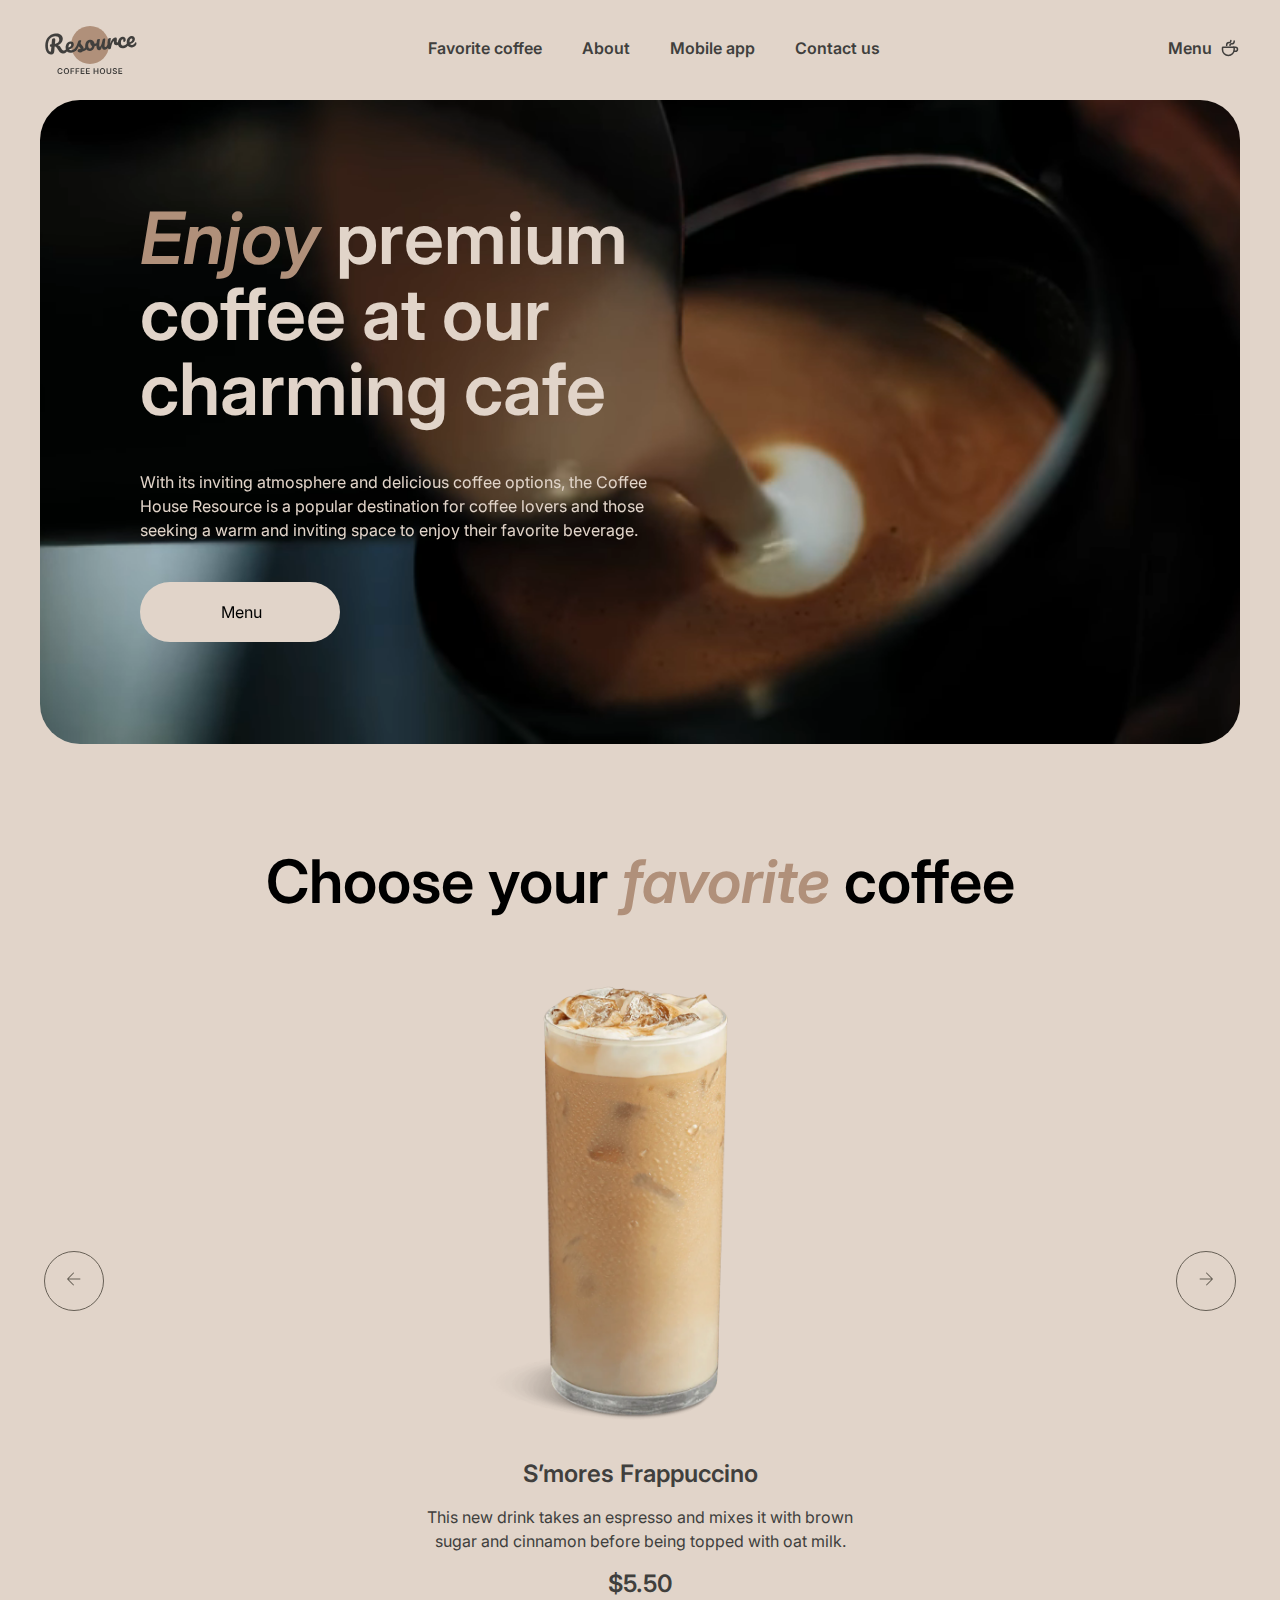
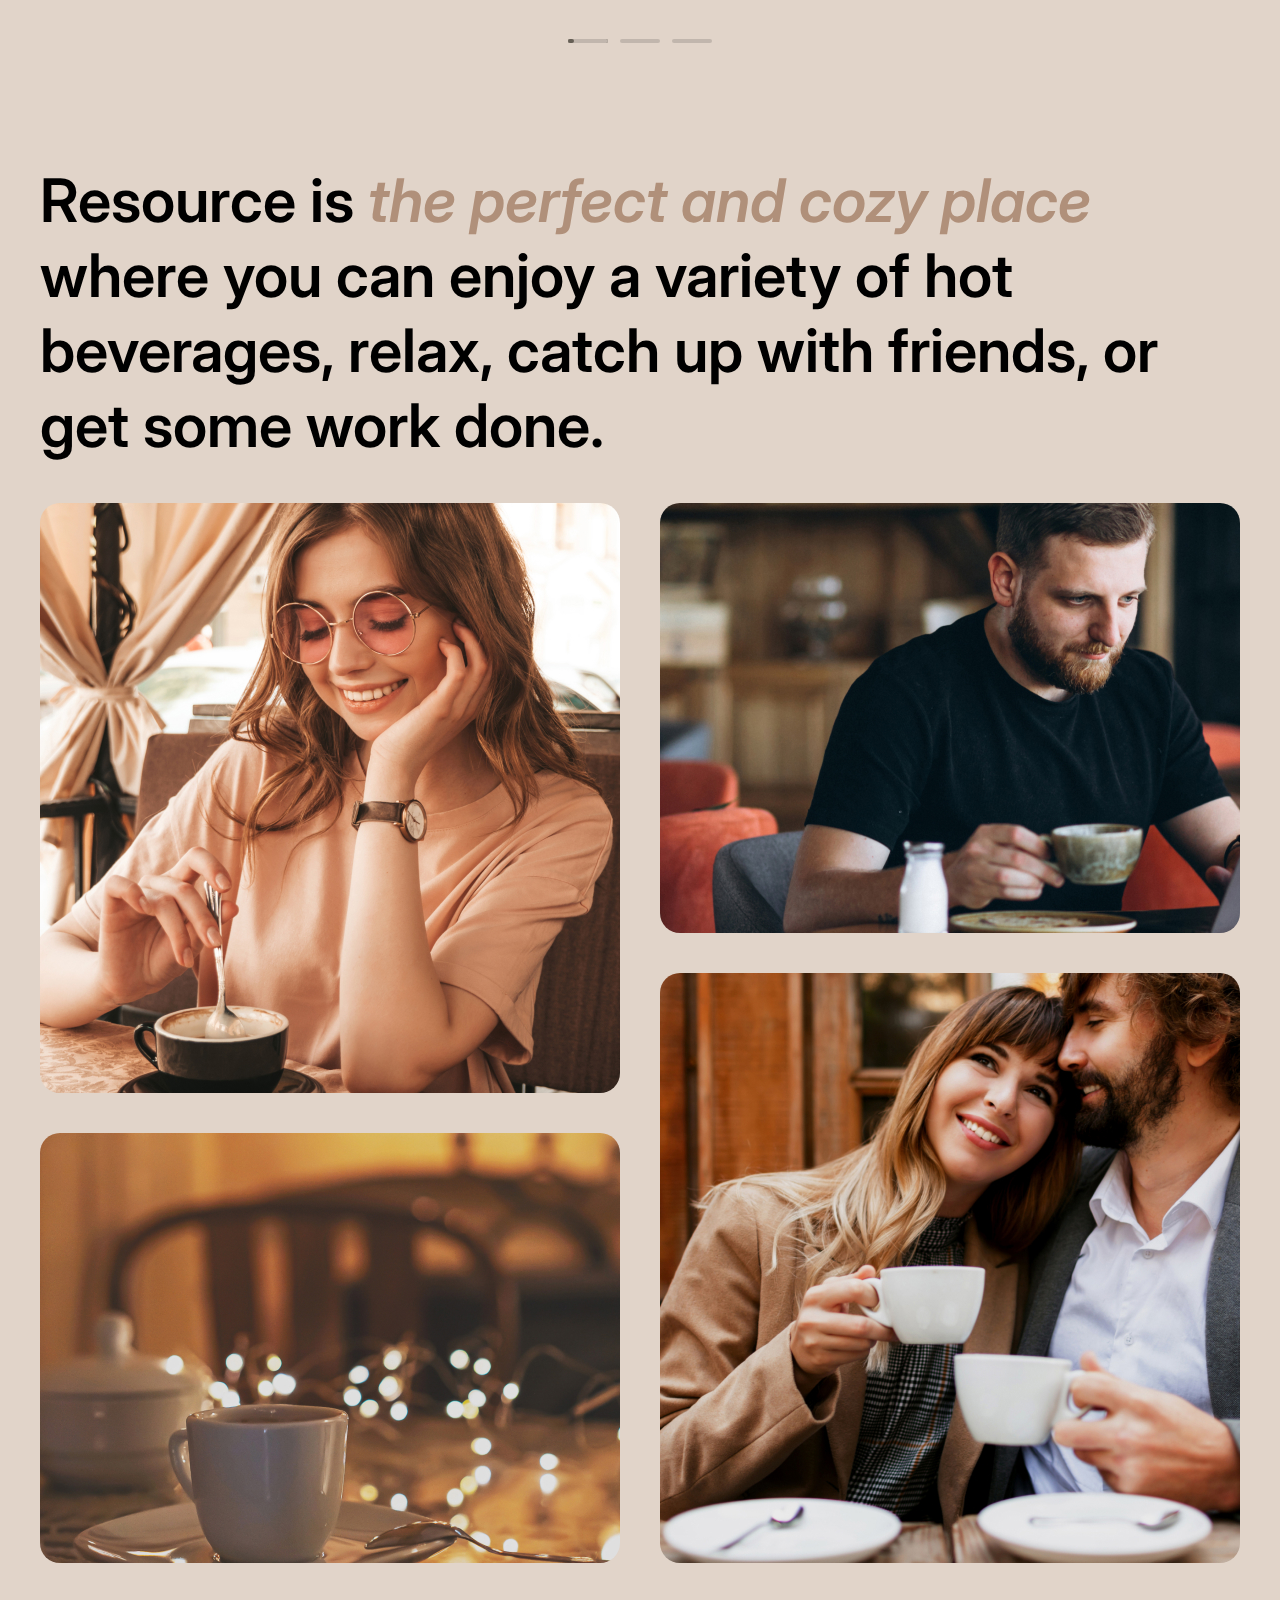
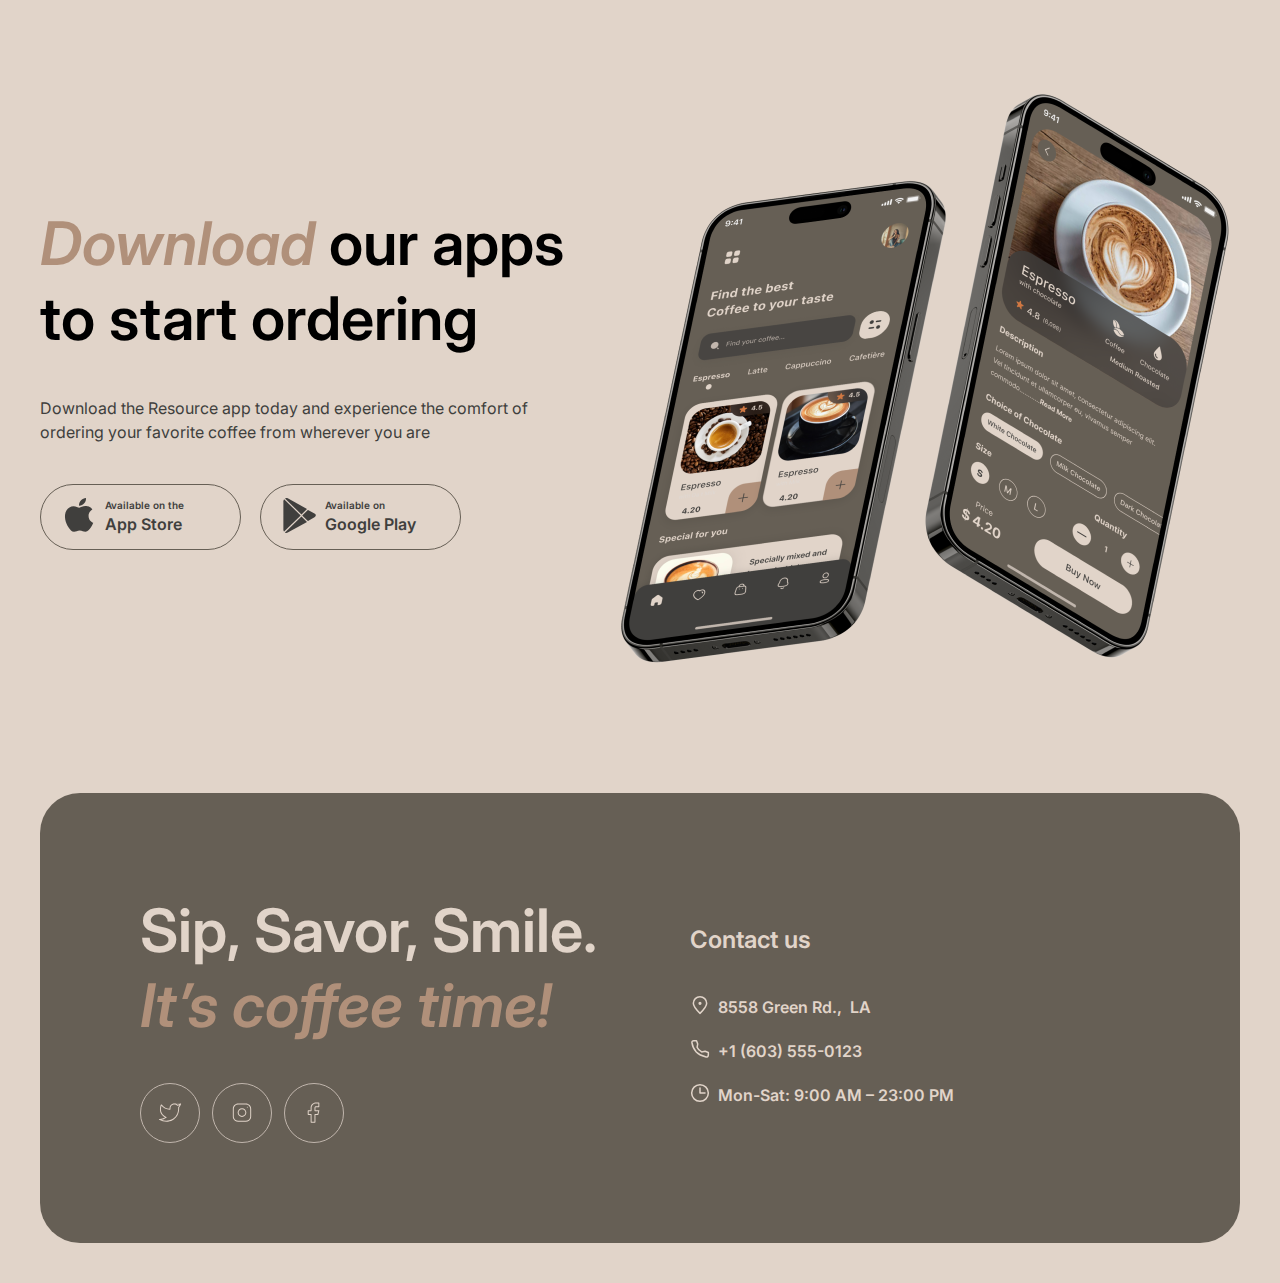
<file: index.html>
<!DOCTYPE html>
<html lang="en">
  <head>
    <meta charset="UTF-8" />
    <meta name="viewport" content="width=device-width, initial-scale=1.0" />
    <link rel="preconnect" href="https://fonts.googleapis.com" />
    <link rel="preconnect" href="https://fonts.gstatic.com" crossorigin />
    <link
      href="https://fonts.googleapis.com/css2?family=Inter:wght@400;600&display=swap"
      rel="stylesheet"
    />
    <link rel="icon" type="image/x-icon" href="./assets/icons/coffee-cup.svg" />
    <link rel="stylesheet" href="./css/normalize.css" />
    <link rel="stylesheet" href="./css/style.css" />
    <title>Coffee House</title>
  </head>
  <body>
    <div class="wrapper">
      <header class="header">
        <div class="header-container">
          <a href="#" class="header-logo"
            ><img class="header-logo-image" src="./assets/icons/logo.svg" alt="logo"
          /></a>
          <nav class="header-menu-container" id="navigation">
            <div class="header-menu-left">
              <ul class="header-menu-list">
                <li><a href="#favourite" class="header-menu-item">Favorite coffee</a></li>
                <li><a href="#about" class="header-menu-item">About</a></li>
                <li><a href="#mobile" class="header-menu-item">Mobile app</a></li>
                <li><a href="#footer" class="header-menu-item">Contact us</a></li>
              </ul>
            </div>

            <div class="header-menu-right">
              <a href="./menu/menu.html" class="header-menu-item">
                <span>Menu</span>
                <img src="./assets/icons/coffee-cup.svg" alt="cup" />
              </a>
            </div>
          </nav>
          <div class="header-burger">
            <button class="header-burger-icon" id="navigation-burger"></button>
          </div>
        </div>
      </header>

      <main class="main">
        <section class="hero">
          <div class="hero-container">
            <div class="hero-body">
              <div class="hero-content">
                <h1 class="hero-content-title">
                  <span>Enjoy</span> premium coffee at our charming cafe
                </h1>
                <p class="hero-content-description">
                  With its inviting atmosphere and delicious coffee options, the Coffee House
                  Resource is a popular destination for coffee lovers and those seeking a warm and
                  inviting space to enjoy their favorite beverage.
                </p>
                <a href="./menu/menu.html" class="hero-button">
                  <div class="hero-button-content">
                    <span>Menu</span>
                    <img
                      class="hero-button-cup"
                      src="./assets/icons/coffee-cup.svg"
                      alt="coffee-cup"
                    />
                  </div>
                </a>
              </div>
              <video
                class="hero-video"
                autoplay
                muted
                playsinline
                loop
                poster="./assets/img/img-hero.webp"
              >
                <source src="./assets/video/hero-video.webm" type="video/webm" />
              </video>
            </div>
          </div>
        </section>

        <section class="favourite" id="favourite">
          <div class="favourite-container">
            <h2 class="favourite-container-title">Choose your <span>favorite</span> coffee</h2>
            <div class="favourite-slider">
              <div class="favourite-slider-frame" id="sliderframe">
                <div class="favourite-slider-list" id="slider-slides-container">
                  <div class="favourite-slider-container">
                    <div class="favourite-slider-item slider-active">
                      <div class="favourite-slider-body">
                        <div class="favourite-image-container">
                          <img
                            class="favourite-image"
                            src="./assets/img/coffee-slider-1.png"
                            alt="coffee"
                          />
                        </div>
                        <h3 class="favourite-image-title">S’mores Frappuccino</h3>
                        <p class="favourite-image-description">
                          This new drink takes an espresso and mixes it with brown sugar and
                          cinnamon before being topped with oat milk.
                        </p>
                        <div class="favourite-image-price">$5.50</div>
                      </div>
                    </div>

                    <div class="favourite-slider-item">
                      <div class="favourite-slider-body">
                        <div class="favourite-image-container">
                          <img
                            class="favourite-image"
                            src="./assets/img/coffee-slider-2.png"
                            alt="coffee"
                          />
                        </div>
                        <h3 class="favourite-image-title">Caramel Macchiato</h3>
                        <p class="favourite-image-description">
                          Fragrant and unique classic espresso with rich caramel-peanut syrup, with
                          cream under whipped thick foam.
                        </p>
                        <div class="favourite-image-price">$5.00</div>
                      </div>
                    </div>

                    <div class="favourite-slider-item">
                      <div class="favourite-slider-body">
                        <div class="favourite-image-container">
                          <img
                            class="favourite-image"
                            src="./assets/img/coffee-slider-3.png"
                            alt="coffee"
                          />
                        </div>
                        <h3 class="favourite-image-title">Ice coffee</h3>
                        <p class="favourite-image-description">
                          A popular summer drink that tones and invigorates. Prepared from coffee,
                          milk and ice.
                        </p>
                        <div class="favourite-image-price">$4.50</div>
                      </div>
                    </div>
                  </div>
                </div>
              </div>

              <div class="slider-controls" id="slider-timers-container">
                <progress max="500" value="0" class="slider-control fill"></progress>
                <progress max="500" value="0" class="slider-control"></progress>
                <progress max="500" value="0" class="slider-control"></progress>
              </div>

              <div class="slider-button">
                <button class="slider-button-icon rotate180" id="slider-prev">
                  <span>
                    <svg
                      width="24"
                      height="24"
                      viewBox="0 0 24 24"
                      fill="#000000"
                      xmlns="http://www.w3.org/2000/svg"
                    >
                      <path
                        fill-rule="evenodd"
                        clip-rule="evenodd"
                        d="M12.1464 5.64645C11.9512 5.84171 11.9512 6.15829 12.1464 6.35355L17.2929 11.5H6C5.72386 11.5 5.5 11.7239 5.5 12C5.5 12.2761 5.72386 12.5 6 12.5H17.2929L12.1464 17.6464C11.9512 17.8417 11.9512 18.1583 12.1464 18.3536C12.3417 18.5488 12.6583 18.5488 12.8536 18.3536L18.8536 12.3536C19.0488 12.1583 19.0488 11.8417 18.8536 11.6464L12.8536 5.64645C12.6583 5.45118 12.3417 5.45118 12.1464 5.64645Z"
                      />
                    </svg>
                  </span>
                </button>

                <button class="slider-button-icon" id="slider-next">
                  <span>
                    <svg
                      width="24"
                      height="24"
                      viewBox="0 0 24 24"
                      fill="#000000"
                      xmlns="http://www.w3.org/2000/svg"
                    >
                      <path
                        fill-rule="evenodd"
                        clip-rule="evenodd"
                        d="M12.1464 5.64645C11.9512 5.84171 11.9512 6.15829 12.1464 6.35355L17.2929 11.5H6C5.72386 11.5 5.5 11.7239 5.5 12C5.5 12.2761 5.72386 12.5 6 12.5H17.2929L12.1464 17.6464C11.9512 17.8417 11.9512 18.1583 12.1464 18.3536C12.3417 18.5488 12.6583 18.5488 12.8536 18.3536L18.8536 12.3536C19.0488 12.1583 19.0488 11.8417 18.8536 11.6464L12.8536 5.64645C12.6583 5.45118 12.3417 5.45118 12.1464 5.64645Z"
                      />
                    </svg>
                  </span>
                </button>
              </div>
            </div>
          </div>
        </section>

        <section class="about" id="about">
          <div class="about-container">
            <h2 class="about-container-title">
              Resource is <span>the perfect and cozy place</span> where you can enjoy a variety of
              hot beverages, relax, catch up with friends, or get some work done.
            </h2>
            <div class="about-container-image">
              <div class="about-container-image-max first">
                <img class="about-image" src="./assets/img/about-1.jpg" alt="coffee" />
              </div>
              <div class="about-container-image-min">
                <img class="about-image" src="./assets/img/about-3.jpg" alt="coffee" />
              </div>
              <div class="about-container-image-min">
                <img class="about-image" src="./assets/img/about-2.jpg" alt="coffee" />
              </div>
              <div class="about-container-image-max second">
                <img class="about-image" src="./assets/img/about-4.jpg" alt="coffee" />
              </div>
            </div>
          </div>
        </section>

        <section class="mobile" id="mobile">
          <div class="mobile-container">
            <div class="mobile-container-text">
              <h2 class="mobile-container-title">
                <span>Download</span> our apps to start ordering
              </h2>
              <p class="mobile-container-description">
                Download the Resource app today and experience the comfort of ordering your favorite
                coffee from wherever you are
              </p>
              <div class="mobile-container-store">
                <a href="https://www.apple.com/app-store/" target="_blank">
                  <span class="mobile-container-body">
                    <span class="mobile-container-icon">
                      <svg
                        width="36"
                        height="36"
                        viewBox="0 0 36 36"
                        fill="#000000"
                        xmlns="http://www.w3.org/2000/svg"
                      >
                        <path
                          d="M26.7063 18.6307C26.6694 14.6324 30.0641 12.6872 30.2193 12.5966C28.2967 9.86366 25.3169 9.49026 24.2697 9.46048C21.767 9.20369 19.3393 10.9206 18.0644 10.9206C16.764 10.9206 14.8008 9.48529 12.6848 9.52747C9.96196 9.56841 7.41468 11.1055 6.01762 13.4923C3.13444 18.359 5.28474 25.5108 8.04705 29.4446C9.42884 31.3712 11.0435 33.5223 13.1569 33.4466C15.2245 33.3635 15.9968 32.1614 18.4919 32.1614C20.9641 32.1614 21.6893 33.4466 23.8447 33.3983C26.0637 33.3635 27.4608 31.463 28.7942 29.519C30.3911 27.3108 31.0323 25.1362 31.0578 25.0245C31.0056 25.0071 26.7483 23.4229 26.7063 18.6307Z"
                        />
                        <path
                          d="M22.6347 6.87268C23.7468 5.51675 24.5076 3.67205 24.2964 1.80005C22.6869 1.86952 20.674 2.88554 19.5149 4.21169C18.4893 5.38029 17.5732 7.29571 17.8099 9.097C19.6179 9.2285 21.4743 8.20752 22.6347 6.87268Z"
                        />
                      </svg>
                    </span>
                    <span class="mobile-container-content">
                      <span class="mobile-content-store">Available on the</span>
                      <span class="mobile-content-down">App Store</span>
                    </span>
                  </span>
                </a>
                <a href="https://play.google.com/" target="_blank">
                  <span class="mobile-container-body">
                    <span class="mobile-container-icon">
                      <svg
                        width="36"
                        height="36"
                        viewBox="0 0 36 36"
                        fill="#000000"
                        xmlns="http://www.w3.org/2000/svg"
                      >
                        <path
                          d="M3.7558 3.20309C3.39335 3.57302 3.18359 4.14896 3.18359 4.89483V31.4995C3.18359 32.2454 3.39335 32.8213 3.7558 33.1913L3.84525 33.2725L19.1359 18.3701V18.0182L3.84525 3.11587L3.7558 3.20309Z"
                        />
                        <path
                          d="M26.0776 23.34L20.9863 18.3701V18.0182L26.0837 13.0482L26.1979 13.1129L32.2345 16.4618C33.9573 17.4122 33.9573 18.9761 32.2345 19.9325L26.1979 23.2754L26.0776 23.34Z"
                        />
                        <path
                          d="M25.2733 24.2008L20.0617 19.1196L4.68164 34.1167C5.25384 34.7031 6.18695 34.7738 7.24807 34.1873L25.2733 24.2008Z"
                        />
                        <path
                          d="M25.2733 12.1876L7.24807 2.20103C6.18695 1.62058 5.25384 1.69125 4.68164 2.27772L20.0617 17.2688L25.2733 12.1876Z"
                        />
                      </svg>
                    </span>
                    <span class="mobile-container-content">
                      <span class="mobile-content-store">Available on</span>
                      <span class="mobile-content-down">Google Play</span>
                    </span>
                  </span>
                </a>
              </div>
            </div>
            <div class="mobile-container-image">
              <img src="./assets/img/mobile-screens.png" alt="mobile-screens" />
            </div>
          </div>
        </section>
      </main>

      <footer class="footer" id="footer">
        <div class="footer-container">
          <div class="footer-container-block">
            <div class="footer-social">
              <h2 class="footer-social-title">Sip, Savor, Smile. <span>It’s coffee time!</span></h2>
              <div class="footer-social-link">
                <a href="https://twitter.com/" target="_blank">
                  <span class="footer-social-link-body">
                    <svg
                      width="24"
                      height="24"
                      viewBox="0 0 24 24"
                      fill="#000000"
                      xmlns="http://www.w3.org/2000/svg"
                    >
                      <path
                        fill-rule="evenodd"
                        clip-rule="evenodd"
                        d="M14.7038 2.82738C15.6569 2.4636 16.6988 2.40131 17.6885 2.64894C18.5675 2.86889 19.3677 3.32393 20.0048 3.96235C20.4846 3.7816 21.0851 3.48709 21.6175 3.20615C21.9344 3.03889 22.2172 2.8818 22.4209 2.7665C22.5226 2.70891 22.6043 2.66187 22.6604 2.62937L22.7245 2.59204L22.7407 2.58251L22.7456 2.57966M17.4457 3.61903C16.6548 3.42113 15.8221 3.47091 15.0604 3.76164C14.2987 4.05237 13.6446 4.57003 13.1867 5.2446C12.7288 5.91917 12.4891 6.71811 12.5 7.53335L12.5001 7.54006L12.5001 8.54006C12.5001 8.81115 12.284 9.03286 12.013 9.03989C10.1732 9.08759 8.35018 8.67956 6.70626 7.85212C5.3416 7.16524 4.13554 6.20705 3.16011 5.03975C3.10822 5.20677 3.05358 5.39584 2.99975 5.604C2.77369 6.47811 2.56495 7.67641 2.62454 8.98735C2.68402 10.2961 3.01021 11.7067 3.84434 13.0238C4.67644 14.3376 6.03307 15.5887 8.20312 16.5532C8.36902 16.6269 8.48192 16.7848 8.49807 16.9656C8.51422 17.1464 8.43108 17.3218 8.28087 17.4237C6.70033 18.4966 4.89734 19.1759 3.02155 19.4188C6.87957 20.9574 10.9237 20.7182 14.1401 19.0062C17.8432 17.0352 20.4997 13.0856 20.5001 7.51113C20.4992 7.26373 20.4754 7.01694 20.4289 6.77393C20.3976 6.61 20.4501 6.44124 20.569 6.32405C21.0129 5.88624 21.5013 5.0394 21.8948 4.24556C21.9073 4.22036 21.9196 4.19529 21.9319 4.17036C21.3145 4.49137 20.5696 4.84858 20.0042 5.01882C19.8159 5.07553 19.6118 5.01657 19.4828 4.86817C18.9477 4.25297 18.2367 3.81693 17.4457 3.61903ZM22.7456 2.57966C22.9297 2.47092 23.1627 2.49116 23.3252 2.63018C23.4876 2.76922 23.5437 2.99616 23.4646 3.19485L23.0001 3.01006C23.4646 3.19485 23.4647 3.19478 23.4646 3.19485L23.461 3.20401L23.4513 3.22807C23.4428 3.24889 23.4305 3.27912 23.4145 3.3177C23.3826 3.39485 23.3361 3.50548 23.2772 3.64111C23.1595 3.91205 22.9916 4.2844 22.7908 4.68967C22.4408 5.39564 21.9628 6.26042 21.4532 6.84213C21.4837 7.06283 21.4993 7.28542 21.5 7.5084L21.5001 7.51006C21.5001 13.435 18.6566 17.7351 14.61 19.8889C10.5755 22.0363 5.39549 22.0239 0.75723 19.4471C0.554825 19.3347 0.456102 19.098 0.518626 18.875C0.58115 18.6521 0.788563 18.5012 1.01992 18.5105C3.10349 18.5933 5.16228 18.0896 6.96515 17.0655C5.09829 16.0879 3.83066 14.8712 2.99952 13.5588C2.05239 12.0634 1.69108 10.474 1.62557 9.03276C1.56016 7.5937 1.78892 6.292 2.0316 5.35361C2.15325 4.88326 2.27921 4.50103 2.37554 4.23459C2.42373 4.10129 2.46459 3.99673 2.49391 3.92437C2.50857 3.88818 2.52035 3.86002 2.52873 3.84032L2.53868 3.81716L2.54163 3.81043L2.54257 3.80829C2.5427 3.808 2.54315 3.80699 3.00005 4.01006L2.54315 3.80699C2.6163 3.64238 2.77234 3.52985 2.95162 3.51241C3.1309 3.49496 3.30571 3.57529 3.40923 3.7227C4.37216 5.09386 5.65924 6.20559 7.15586 6.95889C8.50724 7.63908 9.99158 8.00796 11.5001 8.04118V7.54333C11.4871 6.52443 11.787 5.52606 12.3593 4.68294C12.9323 3.83888 13.7507 3.19116 14.7038 2.82738"
                      />
                    </svg>
                  </span>
                </a>
                <a href="https://www.instagram.com/" target="_blank">
                  <span class="footer-social-link-body">
                    <svg
                      width="24"
                      height="24"
                      viewBox="0 0 24 24"
                      fill="#000000"
                      xmlns="http://www.w3.org/2000/svg"
                    >
                      <path
                        fill-rule="evenodd"
                        clip-rule="evenodd"
                        d="M12 8.5C10.067 8.5 8.5 10.067 8.5 12C8.5 13.933 10.067 15.5 12 15.5C13.933 15.5 15.5 13.933 15.5 12C15.5 10.067 13.933 8.5 12 8.5ZM7.5 12C7.5 9.51472 9.51472 7.5 12 7.5C14.4853 7.5 16.5 9.51472 16.5 12C16.5 14.4853 14.4853 16.5 12 16.5C9.51472 16.5 7.5 14.4853 7.5 12Z"
                      ></path>
                      <path
                        fill-rule="evenodd"
                        clip-rule="evenodd"
                        d="M8 3.5C5.51472 3.5 3.5 5.51472 3.5 8V16C3.5 18.4853 5.51472 20.5 8 20.5H16C18.4853 20.5 20.5 18.4853 20.5 16V8C20.5 5.51472 18.4853 3.5 16 3.5H8ZM2.5 8C2.5 4.96243 4.96243 2.5 8 2.5H16C19.0376 2.5 21.5 4.96243 21.5 8V16C21.5 19.0376 19.0376 21.5 16 21.5H8C4.96243 21.5 2.5 19.0376 2.5 16V8Z"
                      ></path>
                      <path
                        fill-rule="evenodd"
                        clip-rule="evenodd"
                        d="M17.8445 6.12723C18.0497 6.31196 18.0664 6.6281 17.8817 6.83336L17.8717 6.84447C17.6869 7.04972 17.3708 7.06636 17.1655 6.88163C16.9603 6.6969 16.9436 6.38076 17.1284 6.1755L17.1384 6.16439C17.3231 5.95914 17.6392 5.9425 17.8445 6.12723Z"
                      ></path>
                    </svg>
                  </span>
                </a>
                <a href="https://www.facebook.com/" target="_blank">
                  <span class="footer-social-link-body">
                    <svg
                      width="24"
                      height="24"
                      viewBox="0 0 24 24"
                      fill="#000000"
                      xmlns="http://www.w3.org/2000/svg"
                    >
                      <path
                        fill-rule="evenodd"
                        clip-rule="evenodd"
                        d="M10.1109 3.11091C11.1424 2.07946 12.5413 1.5 14 1.5H17C17.2761 1.5 17.5 1.72386 17.5 2V6C17.5 6.27614 17.2761 6.5 17 6.5H14C13.8674 6.5 13.7402 6.55268 13.6464 6.64645C13.5527 6.74022 13.5 6.86739 13.5 7V9.5H17C17.154 9.5 17.2993 9.57094 17.3941 9.69229C17.4889 9.81365 17.5224 9.9719 17.4851 10.1213L16.4851 14.1213C16.4294 14.3439 16.2294 14.5 16 14.5H13.5V22C13.5 22.2761 13.2761 22.5 13 22.5H9C8.72386 22.5 8.5 22.2761 8.5 22V14.5H6C5.72386 14.5 5.5 14.2761 5.5 14V10C5.5 9.72386 5.72386 9.5 6 9.5H8.5V7C8.5 5.54131 9.07946 4.14236 10.1109 3.11091ZM14 2.5C12.8065 2.5 11.6619 2.97411 10.818 3.81802C9.97411 4.66193 9.5 5.80653 9.5 7V10C9.5 10.2761 9.27614 10.5 9 10.5H6.5V13.5H9C9.27614 13.5 9.5 13.7239 9.5 14V21.5H12.5V14C12.5 13.7239 12.7239 13.5 13 13.5H15.6096L16.3596 10.5H13C12.7239 10.5 12.5 10.2761 12.5 10V7C12.5 6.60217 12.658 6.22064 12.9393 5.93934C13.2206 5.65804 13.6022 5.5 14 5.5H16.5V2.5H14Z"
                      />
                    </svg>
                  </span>
                </a>
              </div>
            </div>
            <div class="footer-contacts">
              <div class="footer-contacts-title">Contact us</div>
              <ul class="footer-contacts-list">
                <li>
                  <a href="https://maps.app.goo.gl/P3W4EwQmPaWEDWGZA" target="_blank">
                    <img class="footer-contacts-icon" src="./assets/icons/pin-alt.svg" alt="pin" />
                    <span class="footer-contacts-text">8558 Green Rd.,&nbsp;&nbsp;LA</span>
                  </a>
                </li>
                <li>
                  <a href="tel:+16035550123">
                    <img class="footer-contacts-icon" src="./assets/icons/phone.svg" alt="phone" />
                    <span class="footer-contacts-text">+1 (603) 555-0123</span>
                  </a>
                </li>
                <li>
                  <span>
                    <img class="footer-contacts-icon" src="./assets/icons/clock.svg" alt="phone" />
                    <span class="footer-contacts-text">Mon-Sat: 9:00 AM – 23:00 PM</span>
                  </span>
                </li>
              </ul>
            </div>
          </div>
        </div>
      </footer>
    </div>
    <script type="module" src="./js/menu.js"></script>
    <script src="./js/slider.js"></script>
  </body>
</html>
</file>
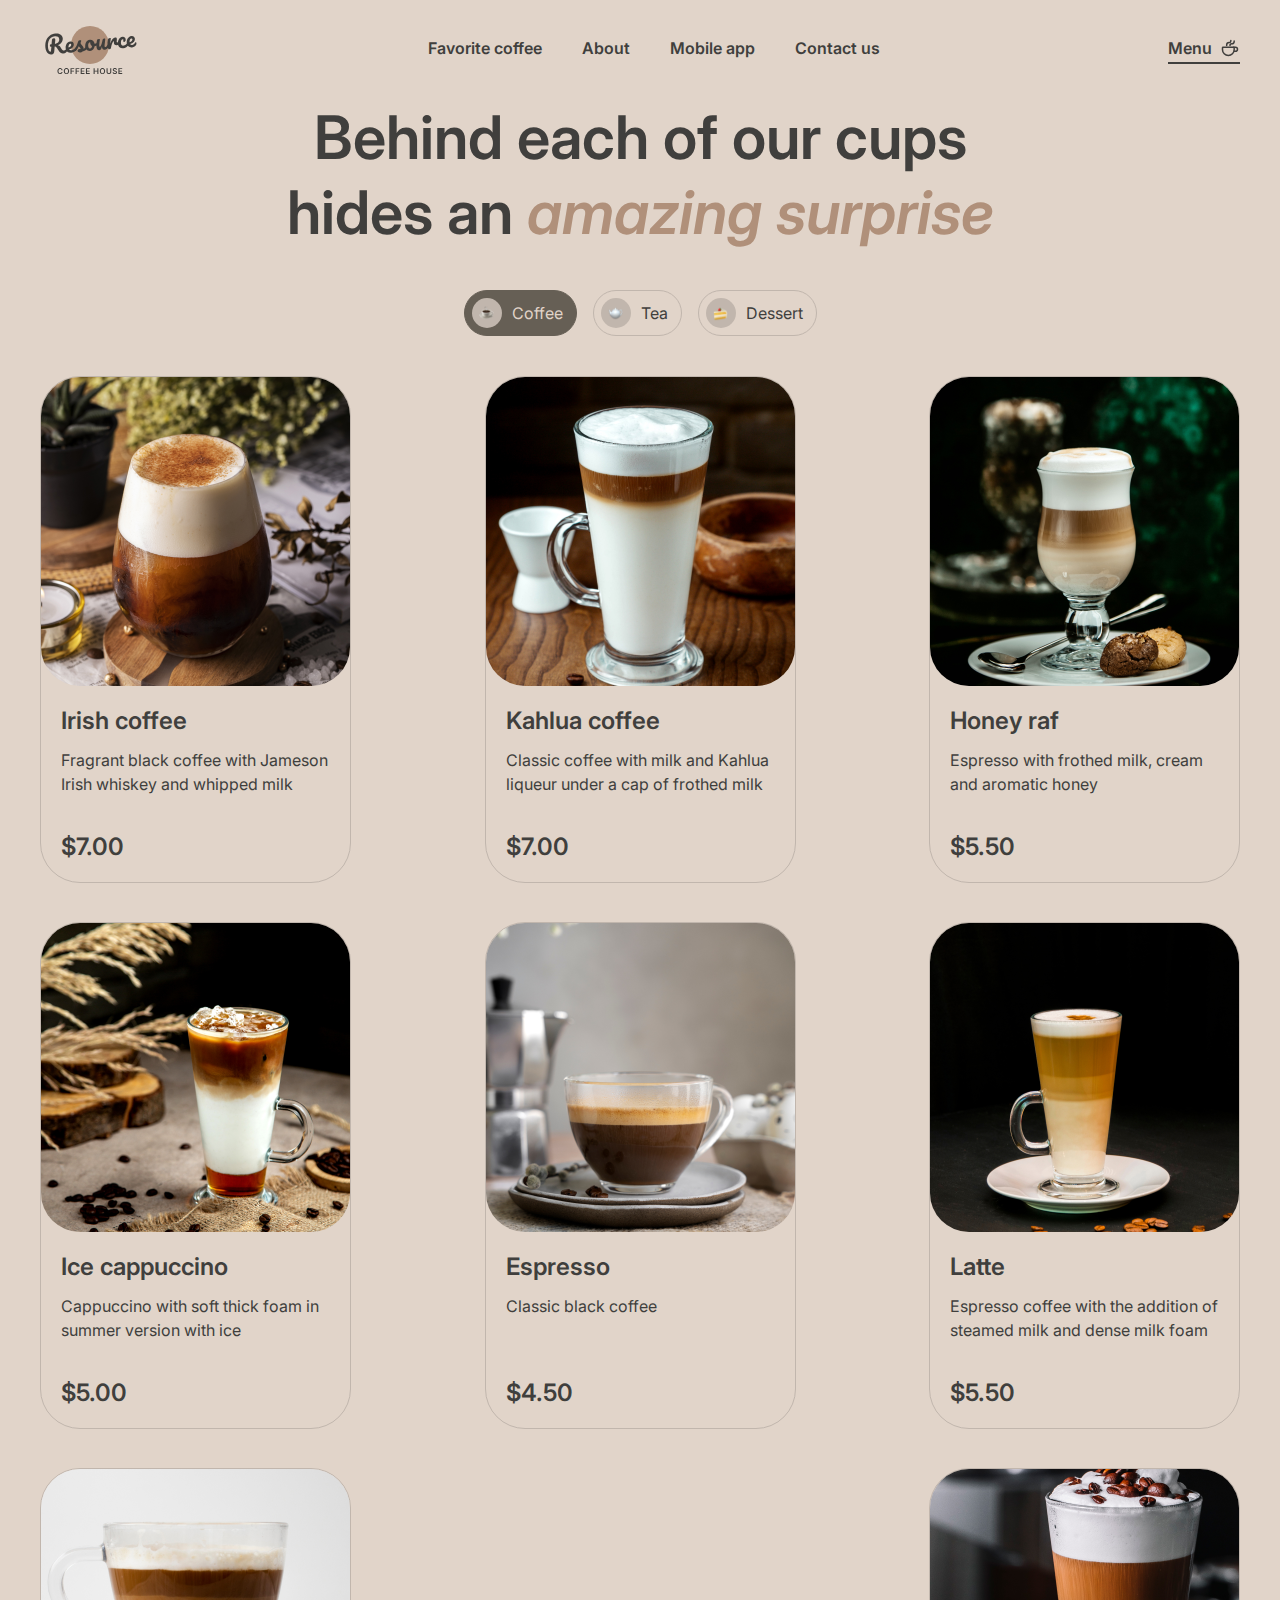
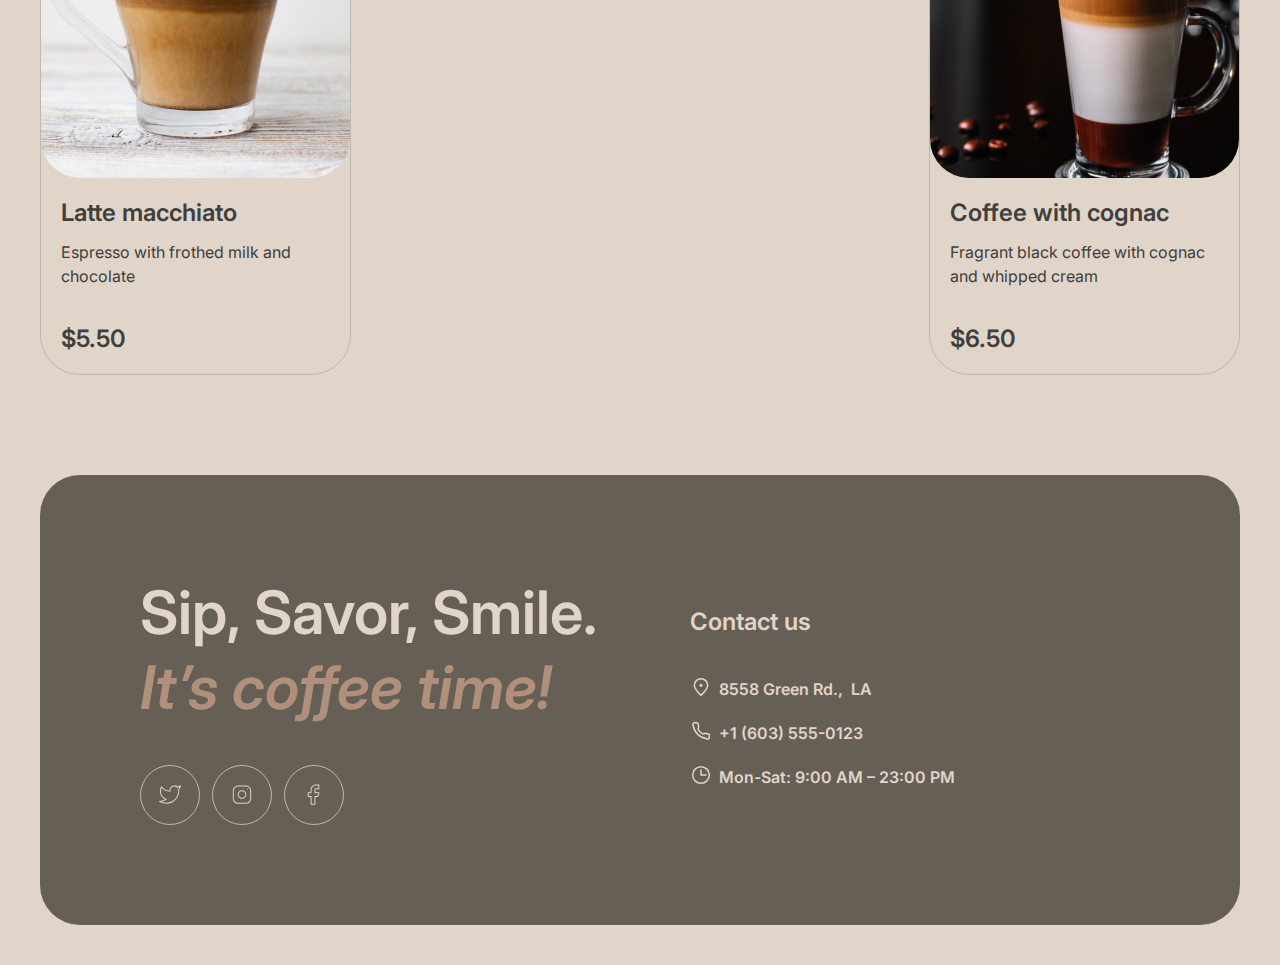
<file: menu/menu.html>
<!DOCTYPE html>
<html lang="en">
  <head>
    <meta charset="UTF-8" />
    <meta name="viewport" content="width=device-width, initial-scale=1.0" />
    <link rel="preconnect" href="https://fonts.googleapis.com" />
    <link rel="preconnect" href="https://fonts.gstatic.com" crossorigin />
    <link
      href="https://fonts.googleapis.com/css2?family=Inter:wght@400;600&display=swap"
      rel="stylesheet"
    />
    <link rel="icon" type="image/x-icon" href="../assets/icons/coffee-cup.svg" />
    <link rel="stylesheet" href="../css/normalize.css" />
    <link rel="stylesheet" href="../css/menu.css" />
    <title>Menu</title>
  </head>
  <body>
    <div class="wrapper">
      <header class="header">
        <div class="header-container">
          <a href="../index.html" class="header-logo"
            ><img class="header-logo-image" src="../assets/icons/logo.svg" alt="logo"
          /></a>
          <nav class="header-menu-container" id="navigation">
            <div class="header-menu-left">
              <ul class="header-menu-list">
                <li>
                  <a href="../index.html#favourite" class="header-menu-item">Favorite coffee</a>
                </li>
                <li><a href="../index.html#about" class="header-menu-item">About</a></li>
                <li><a href="../index.html#mobile" class="header-menu-item">Mobile app</a></li>
                <li><a href="#footer" class="header-menu-item">Contact us</a></li>
              </ul>
            </div>

            <div class="header-menu-right">
              <a href="#" class="header-menu-item right">
                <span>Menu</span>
                <img src="../assets/icons/coffee-cup.svg" alt="cup" />
              </a>
            </div>
          </nav>
          <div class="header-burger">
            <button class="header-burger-icon" id="navigation-burger"></button>
          </div>
        </div>
      </header>

      <main class="main">
        <section class="menu">
          <div class="menu-container">
            <h1 class="menu-container-title">
              Behind each of our cups hides an <span>amazing surprise</span>
            </h1>
            <div class="menu-button">
              <button id="coffeeBtn" class="menu-button-tab" onclick="showProducts('coffee')">
                <span class="menu-button-tab-item">
                  <img
                    class="menu-button-tab-image"
                    src="../assets/icons/coffee.png"
                    alt="coffee"
                  />
                </span>
                <span class="menu-button-tab-text">Coffee</span>
              </button>
              <button id="teaBtn" class="menu-button-tab" onclick="showProducts('tea')">
                <span class="menu-button-tab-item">
                  <img class="menu-button-tab-image" src="../assets/icons/tea.png" alt="tea" />
                </span>
                <span class="menu-button-tab-text">Tea</span>
              </button>
              <button id="dessertBtn" class="menu-button-tab" onclick="showProducts('dessert')">
                <span class="menu-button-tab-item">
                  <img
                    class="menu-button-tab-image"
                    src="../assets/icons/dessert.png"
                    alt="dessert"
                  />
                </span>
                <span class="menu-button-tab-text">Dessert</span>
              </button>
            </div>

            <ul id="product-list" class="menu-list">
              <li class="menu-list-item">
                <div class="menu-list-image">
                  <img src="../assets/menu/coffee/coffee-1.png" alt="coffee" />
                </div>
                <div class="menu-list-item-body">
                  <div class="menu-list-item-name">Irish coffee</div>
                  <div class="menu-list-item-description">
                    Fragrant black coffee with Jameson Irish whiskey and whipped milk
                  </div>
                  <div class="menu-list-item-price">$7.00</div>
                </div>
              </li>

              <li class="menu-list-item">
                <div class="menu-list-image">
                  <img src="../assets/menu/coffee/coffee-2.png" alt="coffee" />
                </div>
                <div class="menu-list-item-body">
                  <div class="menu-list-item-name">Kahlua coffee</div>
                  <div class="menu-list-item-description">
                    Classic coffee with milk and Kahlua liqueur under a cap of frothed milk
                  </div>
                  <div class="menu-list-item-price">$7.00</div>
                </div>
              </li>

              <li class="menu-list-item">
                <div class="menu-list-image">
                  <img src="../assets/menu/coffee/coffee-3.png" alt="coffee" />
                </div>
                <div class="menu-list-item-body">
                  <div class="menu-list-item-name">Honey raf</div>
                  <div class="menu-list-item-description">
                    Espresso with frothed milk, cream and aromatic honey
                  </div>
                  <div class="menu-list-item-price">$5.50</div>
                </div>
              </li>

              <li class="menu-list-item">
                <div class="menu-list-image">
                  <img src="../assets/menu/coffee/coffee-4.png" alt="coffee" />
                </div>
                <div class="menu-list-item-body">
                  <div class="menu-list-item-name">Ice cappuccino</div>
                  <div class="menu-list-item-description">
                    Cappuccino with soft thick foam in summer version with ice
                  </div>
                  <div class="menu-list-item-price">$5.00</div>
                </div>
              </li>

              <li class="menu-list-item">
                <div class="menu-list-image">
                  <img src="../assets/menu/coffee/coffee-5.png" alt="coffee" />
                </div>
                <div class="menu-list-item-body">
                  <div class="menu-list-item-name">Espresso</div>
                  <div class="menu-list-item-description">Classic black coffee</div>
                  <div class="menu-list-item-price">$4.50</div>
                </div>
              </li>

              <li class="menu-list-item">
                <div class="menu-list-image">
                  <img src="../assets/menu/coffee/coffee-6.png" alt="coffee" />
                </div>
                <div class="menu-list-item-body">
                  <div class="menu-list-item-name">Latte</div>
                  <div class="menu-list-item-description">
                    Espresso coffee with the addition of steamed milk and dense milk foam
                  </div>
                  <div class="menu-list-item-price">$5.50</div>
                </div>
              </li>

              <li class="menu-list-item">
                <div class="menu-list-image">
                  <img src="../assets/menu/coffee/coffee-7.png" alt="coffee" />
                </div>
                <div class="menu-list-item-body">
                  <div class="menu-list-item-name">Latte macchiato</div>
                  <div class="menu-list-item-description">
                    Espresso with frothed milk and chocolate
                  </div>
                  <div class="menu-list-item-price">$5.50</div>
                </div>
              </li>

              <li class="menu-list-item">
                <div class="menu-list-image">
                  <img src="../assets/menu/coffee/coffee-8.png" alt="coffee" />
                </div>
                <div class="menu-list-item-body">
                  <div class="menu-list-item-name">Coffee with cognac</div>
                  <div class="menu-list-item-description">
                    Fragrant black coffee with cognac and whipped cream
                  </div>
                  <div class="menu-list-item-price">$6.50</div>
                </div>
              </li>
            </ul>
          </div>
          <button class="refresh-btn" onclick="toggleProducts()">
            <svg
              width="24"
              height="24"
              viewBox="0 0 24 24"
              fill="none"
              xmlns="http://www.w3.org/2000/svg"
            >
              <path
                d="M21.8883 13.5C21.1645 18.3113 17.013 22 12 22C6.47715 22 2 17.5228 2 12C2 6.47715 6.47715 2 12 2C16.1006 2 19.6248 4.46819 21.1679 8"
                stroke="#403F3D"
                stroke-linecap="round"
                stroke-linejoin="round"
              />
              <path
                d="M17 8H21.4C21.7314 8 22 7.73137 22 7.4V3"
                stroke="#403F3D"
                stroke-linecap="round"
                stroke-linejoin="round"
              />
            </svg>
          </button>
        </section>
      </main>

      <footer class="footer" id="footer">
        <div class="footer-container">
          <div class="footer-container-block">
            <div class="footer-social">
              <h2 class="footer-social-title">Sip, Savor, Smile. <span>It’s coffee time!</span></h2>
              <div class="footer-social-link">
                <a href="https://twitter.com/" target="_blank">
                  <span class="footer-social-link-body">
                    <svg
                      width="24"
                      height="24"
                      viewBox="0 0 24 24"
                      fill="#000000"
                      xmlns="http://www.w3.org/2000/svg"
                    >
                      <path
                        fill-rule="evenodd"
                        clip-rule="evenodd"
                        d="M14.7038 2.82738C15.6569 2.4636 16.6988 2.40131 17.6885 2.64894C18.5675 2.86889 19.3677 3.32393 20.0048 3.96235C20.4846 3.7816 21.0851 3.48709 21.6175 3.20615C21.9344 3.03889 22.2172 2.8818 22.4209 2.7665C22.5226 2.70891 22.6043 2.66187 22.6604 2.62937L22.7245 2.59204L22.7407 2.58251L22.7456 2.57966M17.4457 3.61903C16.6548 3.42113 15.8221 3.47091 15.0604 3.76164C14.2987 4.05237 13.6446 4.57003 13.1867 5.2446C12.7288 5.91917 12.4891 6.71811 12.5 7.53335L12.5001 7.54006L12.5001 8.54006C12.5001 8.81115 12.284 9.03286 12.013 9.03989C10.1732 9.08759 8.35018 8.67956 6.70626 7.85212C5.3416 7.16524 4.13554 6.20705 3.16011 5.03975C3.10822 5.20677 3.05358 5.39584 2.99975 5.604C2.77369 6.47811 2.56495 7.67641 2.62454 8.98735C2.68402 10.2961 3.01021 11.7067 3.84434 13.0238C4.67644 14.3376 6.03307 15.5887 8.20312 16.5532C8.36902 16.6269 8.48192 16.7848 8.49807 16.9656C8.51422 17.1464 8.43108 17.3218 8.28087 17.4237C6.70033 18.4966 4.89734 19.1759 3.02155 19.4188C6.87957 20.9574 10.9237 20.7182 14.1401 19.0062C17.8432 17.0352 20.4997 13.0856 20.5001 7.51113C20.4992 7.26373 20.4754 7.01694 20.4289 6.77393C20.3976 6.61 20.4501 6.44124 20.569 6.32405C21.0129 5.88624 21.5013 5.0394 21.8948 4.24556C21.9073 4.22036 21.9196 4.19529 21.9319 4.17036C21.3145 4.49137 20.5696 4.84858 20.0042 5.01882C19.8159 5.07553 19.6118 5.01657 19.4828 4.86817C18.9477 4.25297 18.2367 3.81693 17.4457 3.61903ZM22.7456 2.57966C22.9297 2.47092 23.1627 2.49116 23.3252 2.63018C23.4876 2.76922 23.5437 2.99616 23.4646 3.19485L23.0001 3.01006C23.4646 3.19485 23.4647 3.19478 23.4646 3.19485L23.461 3.20401L23.4513 3.22807C23.4428 3.24889 23.4305 3.27912 23.4145 3.3177C23.3826 3.39485 23.3361 3.50548 23.2772 3.64111C23.1595 3.91205 22.9916 4.2844 22.7908 4.68967C22.4408 5.39564 21.9628 6.26042 21.4532 6.84213C21.4837 7.06283 21.4993 7.28542 21.5 7.5084L21.5001 7.51006C21.5001 13.435 18.6566 17.7351 14.61 19.8889C10.5755 22.0363 5.39549 22.0239 0.75723 19.4471C0.554825 19.3347 0.456102 19.098 0.518626 18.875C0.58115 18.6521 0.788563 18.5012 1.01992 18.5105C3.10349 18.5933 5.16228 18.0896 6.96515 17.0655C5.09829 16.0879 3.83066 14.8712 2.99952 13.5588C2.05239 12.0634 1.69108 10.474 1.62557 9.03276C1.56016 7.5937 1.78892 6.292 2.0316 5.35361C2.15325 4.88326 2.27921 4.50103 2.37554 4.23459C2.42373 4.10129 2.46459 3.99673 2.49391 3.92437C2.50857 3.88818 2.52035 3.86002 2.52873 3.84032L2.53868 3.81716L2.54163 3.81043L2.54257 3.80829C2.5427 3.808 2.54315 3.80699 3.00005 4.01006L2.54315 3.80699C2.6163 3.64238 2.77234 3.52985 2.95162 3.51241C3.1309 3.49496 3.30571 3.57529 3.40923 3.7227C4.37216 5.09386 5.65924 6.20559 7.15586 6.95889C8.50724 7.63908 9.99158 8.00796 11.5001 8.04118V7.54333C11.4871 6.52443 11.787 5.52606 12.3593 4.68294C12.9323 3.83888 13.7507 3.19116 14.7038 2.82738"
                      />
                    </svg>
                  </span>
                </a>
                <a href="https://www.instagram.com/" target="_blank">
                  <span class="footer-social-link-body">
                    <svg
                      width="24"
                      height="24"
                      viewBox="0 0 24 24"
                      fill="#000000"
                      xmlns="http://www.w3.org/2000/svg"
                    >
                      <path
                        fill-rule="evenodd"
                        clip-rule="evenodd"
                        d="M12 8.5C10.067 8.5 8.5 10.067 8.5 12C8.5 13.933 10.067 15.5 12 15.5C13.933 15.5 15.5 13.933 15.5 12C15.5 10.067 13.933 8.5 12 8.5ZM7.5 12C7.5 9.51472 9.51472 7.5 12 7.5C14.4853 7.5 16.5 9.51472 16.5 12C16.5 14.4853 14.4853 16.5 12 16.5C9.51472 16.5 7.5 14.4853 7.5 12Z"
                      ></path>
                      <path
                        fill-rule="evenodd"
                        clip-rule="evenodd"
                        d="M8 3.5C5.51472 3.5 3.5 5.51472 3.5 8V16C3.5 18.4853 5.51472 20.5 8 20.5H16C18.4853 20.5 20.5 18.4853 20.5 16V8C20.5 5.51472 18.4853 3.5 16 3.5H8ZM2.5 8C2.5 4.96243 4.96243 2.5 8 2.5H16C19.0376 2.5 21.5 4.96243 21.5 8V16C21.5 19.0376 19.0376 21.5 16 21.5H8C4.96243 21.5 2.5 19.0376 2.5 16V8Z"
                      ></path>
                      <path
                        fill-rule="evenodd"
                        clip-rule="evenodd"
                        d="M17.8445 6.12723C18.0497 6.31196 18.0664 6.6281 17.8817 6.83336L17.8717 6.84447C17.6869 7.04972 17.3708 7.06636 17.1655 6.88163C16.9603 6.6969 16.9436 6.38076 17.1284 6.1755L17.1384 6.16439C17.3231 5.95914 17.6392 5.9425 17.8445 6.12723Z"
                      ></path>
                    </svg>
                  </span>
                </a>
                <a href="https://www.facebook.com/" target="_blank">
                  <span class="footer-social-link-body">
                    <svg
                      width="24"
                      height="24"
                      viewBox="0 0 24 24"
                      fill="#000000"
                      xmlns="http://www.w3.org/2000/svg"
                    >
                      <path
                        fill-rule="evenodd"
                        clip-rule="evenodd"
                        d="M10.1109 3.11091C11.1424 2.07946 12.5413 1.5 14 1.5H17C17.2761 1.5 17.5 1.72386 17.5 2V6C17.5 6.27614 17.2761 6.5 17 6.5H14C13.8674 6.5 13.7402 6.55268 13.6464 6.64645C13.5527 6.74022 13.5 6.86739 13.5 7V9.5H17C17.154 9.5 17.2993 9.57094 17.3941 9.69229C17.4889 9.81365 17.5224 9.9719 17.4851 10.1213L16.4851 14.1213C16.4294 14.3439 16.2294 14.5 16 14.5H13.5V22C13.5 22.2761 13.2761 22.5 13 22.5H9C8.72386 22.5 8.5 22.2761 8.5 22V14.5H6C5.72386 14.5 5.5 14.2761 5.5 14V10C5.5 9.72386 5.72386 9.5 6 9.5H8.5V7C8.5 5.54131 9.07946 4.14236 10.1109 3.11091ZM14 2.5C12.8065 2.5 11.6619 2.97411 10.818 3.81802C9.97411 4.66193 9.5 5.80653 9.5 7V10C9.5 10.2761 9.27614 10.5 9 10.5H6.5V13.5H9C9.27614 13.5 9.5 13.7239 9.5 14V21.5H12.5V14C12.5 13.7239 12.7239 13.5 13 13.5H15.6096L16.3596 10.5H13C12.7239 10.5 12.5 10.2761 12.5 10V7C12.5 6.60217 12.658 6.22064 12.9393 5.93934C13.2206 5.65804 13.6022 5.5 14 5.5H16.5V2.5H14Z"
                      />
                    </svg>
                  </span>
                </a>
              </div>
            </div>
            <div class="footer-contacts">
              <div class="footer-contacts-title">Contact us</div>
              <ul class="footer-contacts-list">
                <li>
                  <a href="https://maps.app.goo.gl/P3W4EwQmPaWEDWGZA" target="_blank">
                    <img class="footer-contacts-icon" src="../assets/icons/pin-alt.svg" alt="pin" />
                    <span class="footer-contacts-text">8558 Green Rd.,&nbsp;&nbsp;LA</span>
                  </a>
                </li>
                <li>
                  <a href="tel:+16035550123">
                    <img class="footer-contacts-icon" src="../assets/icons/phone.svg" alt="phone" />
                    <span class="footer-contacts-text">+1 (603) 555-0123</span>
                  </a>
                </li>
                <li>
                  <span>
                    <img class="footer-contacts-icon" src="../assets/icons/clock.svg" alt="phone" />
                    <span class="footer-contacts-text">Mon-Sat: 9:00 AM – 23:00 PM</span>
                  </span>
                </li>
              </ul>
            </div>
          </div>
        </div>
      </footer>
    </div>
    <div class="modal">
      <div class="modal-inner">
        <img src="../assets/menu/coffee/coffee-1.png" alt="coffee-1" />
        <div class="modal-content">
          <div class="content-title">
            <h3>Irish coffee</h3>
            <span>Fragrant black coffee with Jameson Irish whiskey and whipped milk</span>
          </div>
          <div class="content-size">
            <h4>Size</h4>
            <form>
              <div class="size-item">
                <input class="input-radio" type="radio" id="small" value="s" />
                <label for="small"> <span class="form-icon">S</span> 200 ml </label>
              </div>
              <div class="size-item">
                <input class="input-radio" type="radio" id="medium" value="m" />
                <label for="medium"> <span class="form-icon">M</span> 300 ml </label>
              </div>
              <div class="size-item">
                <input class="input-radio" type="radio" id="large" value="l" />
                <label for="large"> <span class="form-icon">L</span> 400 ml </label>
              </div>
            </form>
          </div>
          <div class="content-additives">
            <h4>Additives</h4>
            <form>
              <div class="additives-item">
                <input type="checkbox" id="Sugar" value="Sugar" />
                <label for="Sugar"> <span class="form-icon">1</span> Sugar </label>
              </div>
              <div class="additives-item">
                <input type="checkbox" id="Cinnamon" value="Cinnamon" />
                <label for="Cinnamon"> <span class="form-icon">2</span> Cinnamon </label>
              </div>
              <div class="additives-item">
                <input type="checkbox" id="Syrup" value="Syrup" />
                <label for="Syrup"> <span class="form-icon">3</span> Syrup </label>
              </div>
            </form>
          </div>
          <p class="content-total">Total: <span class="content-total-price">$7.00</span></p>
          <div class="content-price-info">
            <span
              ><svg
                width="16"
                height="16"
                viewBox="0 0 16 16"
                fill="none"
                xmlns="http://www.w3.org/2000/svg"
              >
                <g clip-path="url(#clip0_268_9737)">
                  <path
                    d="M8 7.66663V11"
                    stroke="#403F3D"
                    stroke-linecap="round"
                    stroke-linejoin="round"
                  />
                  <path
                    d="M8 5.00667L8.00667 4.99926"
                    stroke="#403F3D"
                    stroke-linecap="round"
                    stroke-linejoin="round"
                  />
                  <path
                    d="M8.00016 14.6667C11.6821 14.6667 14.6668 11.6819 14.6668 8.00004C14.6668 4.31814 11.6821 1.33337 8.00016 1.33337C4.31826 1.33337 1.3335 4.31814 1.3335 8.00004C1.3335 11.6819 4.31826 14.6667 8.00016 14.6667Z"
                    stroke="#403F3D"
                    stroke-linecap="round"
                    stroke-linejoin="round"
                  />
                </g>
                <defs>
                  <clipPath id="clip0_268_9737">
                    <rect width="16" height="16" fill="white" />
                  </clipPath>
                </defs>
              </svg>
            </span>
            <span class="price-info-description"
              >The cost is not final. Download our mobile app to see the final price and place your
              order. Earn loyalty points and enjoy your favorite coffee with up to 20%
              discount.</span
            >
          </div>
          <button class="button-close">Close</button>
        </div>
      </div>
    </div>
    <script type="module" src="../js/menu.js"></script>
    <script src="../resources/products.js"></script>
    <script src="../js/modal.js"></script>
    <script src="../js/product.js"></script>
  </body>
</html>
</file>
<file: css/style.css>
html {
  scroll-behavior: smooth;
}

body {
  background: #e1d4c9;
  font-family: 'Inter';
}

a {
  color: inherit;
  text-decoration: none;
}

img {
  vertical-align: top;
}

h1,
h2,
h3 {
  margin: 0;
}

li {
  list-style: none;
}

.wrapper {
  max-width: 1440px;
  margin: 0 auto;
}

.header-container {
  display: flex;
  align-items: center;
  padding: 20px 40px;
}

@media (max-width: 768px) {
  .header-container {
    justify-content: space-between;
  }
}

@media (max-width: 440px) {
  .header-container {
    padding-left: 1rem;
    padding-right: 1rem;
    transition: all 1s;
  }
}

.header-logo {
  flex: 0 0 100px;
}

.header-logo-image {
  width: 100%;
  height: 100%;
}

.header-menu-container {
  display: flex;
  flex: 1 1 auto;
  align-items: center;
  font-size: 16px;
  font-weight: 600;
  line-height: 150%;
}

@media (max-width: 768px) {
  .header-menu-container {
    position: fixed;
    display: block;
    left: 100%;
    top: 80px;
    bottom: 0;
    width: 100%;
    padding-bottom: 20px;
    z-index: 5;
    background-color: #e1d4c9;
    overflow: auto;
    transition: 0.4s;
  }

  .header-menu-container::before {
    content: '';
    position: fixed;
    top: 0;
    width: 100%;
    background-color: #e1d4c9;
  }

  .header-menu-container.active {
    left: 0%;
  }
}

.header-menu-left {
  display: flex;
  flex: 1 1 auto;
  justify-content: center;
  align-items: center;
}

.header-menu-list {
  display: flex;
  flex-wrap: wrap;
  column-gap: 40px;
  padding: 0 10px;
}

.header-menu-item {
  color: #403f3d;
  position: relative;
  display: inline-flex;
  column-gap: 8px;
  padding-bottom: 4px;
}

.header-menu-item::after {
  content: '';
  position: absolute;
  left: 0;
  bottom: 0;
  height: 2px;
  width: 0%;
  background-color: #403f3d;
  transition: 0.4s;
}

@media (hover: hover) {
  .header-menu-item:hover::after {
    width: 100%;
  }
}

.header-menu-right {
  flex: 0 1 auto;
}

.header-burger {
  display: none;
  position: relative;
  z-index: 999;
}

@media (max-width: 768px) {
  .body-lock {
    overflow: hidden;
  }

  .header-menu-list {
    display: block;
    text-align: center;
    padding-top: 65px;
  }

  .header-menu-list li {
    margin-bottom: 56px;
  }

  .header-burger {
    display: block;
  }

  .header-menu-item img {
    width: 40px;
    height: 40px;
  }

  .header-menu-item {
    font-size: 32px;
    line-height: 125%;
  }

  .header-menu-right {
    text-align: center;
    margin-top: 24px;
  }

  .header-menu-right .header-menu-item {
    column-gap: 16px;
  }
}

.header-burger-icon {
  cursor: pointer;
  position: relative;
  width: 44px;
  height: 44px;
  border: 1px solid #665f55;
  border-radius: 50%;
  background-color: transparent;
}

.header-burger-icon::after,
.header-burger-icon::before {
  content: '';
  position: absolute;
  display: block;
  left: 14px;
  right: 14px;
  height: 1px;
  border-radius: 1px;
  background-color: #403f3d;
  transition: 0.2s;
}

.header-burger-icon::before {
  bottom: 25px;
}

.header-burger-icon::after {
  top: 25px;
}

.header-burger-icon.active::after {
  transform: translateY(-5px) rotate(-45deg);
}

.header-burger-icon.active::before {
  transform: translateY(5px) rotate(45deg);
}

.hero-container {
  padding: 0 40px;
}

.hero-body {
  position: relative;
  padding: 100px;
  border-radius: 40px;
  overflow: hidden;
}

@media (max-width: 800px) {
  .hero-body {
    padding-left: 60px;
    padding-right: 60px;
  }
}

.hero-content {
  position: relative;
  z-index: 2;
  max-width: 530px;
  margin-bottom: 2px;
}

.hero-content-title {
  font-size: 72px;
  font-weight: 600;
  line-height: 105%;
  color: #e1d4c9;
}

.hero-content-title span {
  font-style: italic;
  color: #b0907a;
}

.hero-content-description {
  padding-top: 27px;
  font-size: 16px;
  font-weight: 400;
  line-height: 150%;
  color: #e1d4c9;
  margin-bottom: 40px;
}

.hero-body .hero-video {
  position: absolute;
  left: 0;
  top: 0;
  width: 100%;
  height: 100%;
  object-fit: cover;
  z-index: 1;
}

.hero-button {
  position: relative;
  display: inline-flex;
  justify-content: center;
  min-width: 200px;
  padding: 20px 0;
  background-color: #e1d4c9;
  border-radius: 100px;
}

.hero-button .hero-button-content span {
  transition: 0.2s all linear;
}

@media (hover: hover) {
  .hero-button:hover .hero-button-content span {
    display: block;
    transform: translateX(-10px);
  }

  .hero-button:hover .hero-button-cup {
    opacity: 1;
    transform: translateX(-10px);
  }
}

.hero-button-content {
  display: flex;
  align-items: center;
  column-gap: 8px;
  transform: translateX(15px);
}

.hero-button-cup {
  opacity: 0;
  transform: translateX(-20px);
  transition: 0.2s transform linear;
}

@media (max-width: 768px) {
  .hero-button-content {
    width: 100px;
    column-gap: 10px;
  }

  .hero-button-cup {
    opacity: 1;
    transform: none;
  }

  .hero-button:hover .hero-button-content span {
    transform: none;
  }

  .hero-button:hover .hero-button-cup {
    transform: none;
  }
}

@media (max-width: 720px) {
  .hero-container {
    padding-left: 1rem;
    padding-right: 1rem;
  }

  .hero-body {
    padding: 60px 16px;
  }

  .hero-content-title {
    font-size: 42px;
    font-weight: 600;
    line-height: 115%;
    color: #e1d4c9;
    transition: all 1s;
  }

  .hero-content-description {
    padding-top: 22px;
  }

  .hero-button {
    padding: 22px 0px;
  }
}

.favourite {
  margin: 100px 40px;
}

.favourite-container-title {
  text-align: center;
  font-size: 60px;
  font-weight: 600;
  line-height: 125%;
}

@media (max-width: 720px) {
  .favourite-container-title {
    font-size: 32px;
    transition: all 1s;
  }
}

.favourite-container-title span {
  font-style: italic;
  color: #b0907a;
}

.favourite-slider-frame {
  margin-top: 40px;
}

.favourite-slider-list {
  position: relative;
  z-index: 1;
  max-width: 560px;
  margin: 0 auto;
  overflow: hidden;
  height: 100%;
  display: flex;
  flex-direction: row;
  flex-shrink: 0;
}

.favourite-slider-container {
  display: flex;
  transition: transform 0.5s ease;
}

.favourite-slider-item {
  width: 100%;
  height: 100%;
  flex-shrink: 0;
  position: relative;
}

.favourite-slider-item.slider-active {
  transform: translateX(0);
}

.favourite-slider-body {
  text-align: center;
}

.favourite-image-container {
  max-width: 480px;
  padding-left: 40px;
}

.favourite-image {
  width: 100%;
  height: 100%;
  pointer-events: none;
}

.favourite-image-title {
  margin-top: 20px;
  color: #403f3d;
  font-size: 24px;
  font-weight: 600;
  line-height: 125%;
}

.favourite-image-description {
  margin-top: 16px;
  padding: 0 50px;
  color: #403f3d;
  font-size: 16px;
  font-weight: 400;
  line-height: 150%;
}

.favourite-image-price {
  margin-top: 16px;
  color: #403f3d;
  font-size: 24px;
  font-weight: 600;
  line-height: 125%;
}

.slider-controls {
  display: flex;
  justify-content: center;
  column-gap: 12px;
  margin-top: 40px;
}

.slider-control {
  width: 40px;
  height: 4px;
  border-radius: 100px;
}

.slider-control::-webkit-progress-bar {
  background-color: #c1b6ad;
  border-radius: 100px;
}

.slider-control::-webkit-progress-value {
  background-color: #665f55;
  border-radius: 100px;
  transition: width 0.2s ease;
}

.fill {
  background-color: #665f55;
}

.slider-button {
  display: flex;
  justify-content: space-between;
  margin-top: 20px;
}

.slider-button-icon {
  display: inline-flex;
  align-items: center;
  justify-content: center;
  width: 60px;
  height: 60px;
  background-color: transparent;
  border: 1px solid #665f55;
  border-radius: 50%;
  cursor: pointer;
  transition: 0.3s;
}

.slider-button-icon:hover {
  background-color: #665f55;
  border-color: #665f55;
}

.slider-button-icon:hover svg {
  fill: #e1d4c9;
}

.rotate180 {
  transform: rotateY(180deg);
}

.slider-button-icon svg {
  fill: #665f55;
  width: 100%;
  height: 100%;
}

@media (hover: hover) {
  .slider-button-icon:hover {
    background-color: #665f55;
    border-color: #665f55;
  }

  .slider-button-icon:hover svg {
    fill: #e1d4c9;
  }
}

.favourite-slider {
  position: relative;
}

.slider-button-icon {
  position: absolute;
  top: 41.5%;
  z-index: 1;
}

.slider-button-icon:first-child {
  left: 4px;
}

.slider-button-icon:last-child {
  right: 4px;
}

@media (max-width: 768px) {
  .slider-button-icon:first-child {
    left: 0;
  }

  .slider-button-icon:last-child {
    right: 0;
  }
}

@media (max-width: 525px) {
  .favourite {
    margin: 100px 15px;
  }

  .favourite-image-container {
    padding-left: 2px;
  }

  .favourite-image-description {
    padding: 0;
  }

  .slider-button {
    visibility: hidden;
    opacity: 0;
    width: 0;
    height: 0;
    overflow: hidden;
  }
}

.about {
  margin: 100px 40px;
}

.about-container-title {
  font-size: 60px;
  font-weight: 600;
  line-height: 125%;
}

@media (max-width: 720px) {
  .about {
    margin: 100px 15px;
  }

  .about-container-title {
    font-size: 32px;
    transition: all 1s;
  }
}

.about-container-title span {
  font-style: italic;
  color: #b0907a;
}

.about-container-image {
  display: grid;
  gap: 40px;
  margin-top: 40px;
}

.about-container-image * {
  position: relative;
  border-radius: 20px;
  overflow: hidden;
}

.about-container-image-max {
  height: 590px;
}

.about-container-image .first {
  grid-row: 1/3;
}

.about-container-image .second {
  grid-row: 2/4;
}

@media (max-width: 768px) {
  .about-container-image .second {
    grid-row: auto;
  }
}

.about-container-image-min {
  height: 430px;
}

@media (max-width: 768px) {
  .about-container-image-min {
    display: none;
  }
}

.about-image {
  position: absolute;
  display: block;
  left: 50%;
  top: 50%;
  object-position: center;
  transform: translate(-50%, -50%) scale(1);
  transition: 0.2s;
}

@media (hover: hover) {
  .about-image:hover {
    transform: translate(-50%, -50%) scale(0.91);
  }
}

.mobile {
  margin: 100px 40px;
}

.mobile-container {
  display: flex;
  flex-wrap: wrap;
  align-items: center;
  justify-content: space-between;
}

@media (max-width: 845px) {
  .mobile-container {
    justify-content: center;
    gap: 36px;
  }
}

.mobile-container-title {
  font-size: 60px;
  font-weight: 600;
  line-height: 125%;
}

.mobile-container-title span {
  font-style: italic;
  color: #b0907a;
}

.mobile-container-description {
  color: #403f3d;
  font-size: 16px;
  line-height: 150%;
  margin: 40px 0;
}

.mobile-container-text {
  flex: 0 1 45%;
}

@media (max-width: 845px) {
  .mobile-container-text {
    flex: 1 1 auto;
  }
}

.mobile-container-store {
  display: flex;
  gap: 19px;
}

@media (max-width: 845px) {
  .mobile-container-store {
    flex-wrap: wrap;
  }
}

.mobile-content-store {
  font-size: 10px;
  font-weight: 600;
  line-height: 140%;
}

.mobile-content-down {
  font-size: 16px;
  font-weight: 600;
  line-height: 150%;
}

.mobile-container-store a {
  display: inline-block;
  padding: 11px 12px;
  min-width: 175px;
  color: #403f3d;
  background-color: transparent;
  border: 1px solid #665f55;
  border-radius: 100px;
  transition: 0.2s;
}

.mobile-container-body {
  display: flex;
  align-items: center;
  column-gap: 6px;
}

.mobile-container-icon {
  flex: 0 0 22%;
  height: 40%;
  width: 40%;
  margin-left: 7px;
}

.mobile-container-icon svg {
  fill: #403f3d;
  width: 100%;
  height: 100%;
}

.mobile-container-content * {
  display: block;
}

@media (hover: hover) {
  .mobile-container-store a:hover {
    background-color: #665f55;
    border-color: #665f55;
    color: #e1d4c9;
  }

  .mobile-container-store a:hover svg {
    fill: #e1d4c9;
  }
}

.mobile-container-image img {
  width: 100%;
  height: 100%;
}

@media (max-width: 1250px) {
  .mobile-container-image {
    flex: 0 0 45%;
    transition: all 1s;
  }
}

@media (max-width: 845px) {
  .mobile-container-image {
    flex: 0 0 91.5%;
    min-width: 348px;
    margin-top: 63px;
  }
}

@media (max-width: 525px) {
  .mobile {
    margin: 100px 15px;
  }

  .mobile-container-image {
    margin-top: 0;
  }
}

@media (max-width: 720px) {
  .mobile-container-title {
    font-size: 32px;
    transition: all 1s;
  }
}

.footer {
  margin: 0 40px;
  margin-top: 100px;
  margin-bottom: 40px;
}

.footer-container-block {
  display: flex;
  align-items: center;
  justify-content: space-between;
  padding: 100px;
  padding-left: 100px;
  padding-right: 100px;
  background-color: #665f55;
  border-radius: 40px;
}

@media (max-width: 768px) {
  .footer-container-block {
    padding-bottom: 86px;
    padding-right: 40px;
    padding-left: 60px;
  }
}

.footer-container-block * {
  flex: 1 1 50%;
}

@media (max-width: 800px) {
  .footer-container-block {
    display: block;
  }
}

.footer-social-title {
  color: #e1d4c9;
  font-size: 60px;
  font-weight: 600;
  line-height: 125%;
}

@media (max-width: 720px) {
  .footer-social-title {
    font-size: 32px;
    transition: all 1s;
  }
}

.footer-social-title span {
  font-style: italic;
  color: #b0907a;
}

.footer-social-link {
  margin-top: 40px;
  gap: 12px;
}

.footer-contacts-title {
  color: #e1d4c9;
  font-size: 24px;
  font-weight: 600;
  line-height: 125%;
  padding-left: 50px;
  padding-top: 14px;
}

.footer-social-link a {
  display: inline-flex;
  align-items: center;
  justify-content: center;
  width: 58px;
  height: 58px;
  background-color: transparent;
  border: 1px solid #c1b6ad;
  border-radius: 50%;
  cursor: pointer;
  transition: 0.2s;
  margin-right: 8px;
}

.footer-social-link-body {
  height: 40%;
}

.footer-social-link-body svg {
  fill: #e1d4c9;
  width: 100%;
  height: 100%;
}

@media (hover: hover) {
  .footer-social-link a:hover {
    background-color: #e1d4c9;
    border-color: #e1d4c9;
  }

  .footer-social-link a:hover .footer-social-link-body svg {
    fill: #403f3d;
  }
}

.footer-contacts-list {
  color: #e1d4c9;
  font-size: 16px;
  font-weight: 600;
  line-height: 150%;
  margin-top: 40px;
}

.footer-contacts-list li:not(:last-child) {
  margin-bottom: 15px;
}

.footer-contacts-list li {
  padding-left: 10px;
}

.footer-contacts-list li a {
  position: relative;
  display: inline-flex;
  column-gap: 8px;
  padding-bottom: 5px;
}

.footer-contacts-list li span {
  display: inline-flex;
  column-gap: 8px;
}

.footer-contacts-text {
  color: #e1d4c9;
}

.footer-contacts-icon {
  flex: 0 0 10px;
  width: 20px;
  height: 20px;
}

.footer-contacts-list li a::after {
  content: '';
  position: absolute;
  left: 0;
  bottom: 0;
  height: 3px;
  width: 0%;
  background-color: #e1d4c9;
  transition: 0.4s;
}

@media (hover: hover) {
  .footer-contacts-list li a:hover::after {
    width: 100%;
  }
}

@media (max-width: 800px) {
  .footer-contacts {
    margin-top: 100px;
  }

  .footer-contacts-title {
    padding: 0;
  }

  .footer-contacts-list {
    padding: 0;
  }

  .footer-contacts-list li {
    padding: 0;
  }
}

@media (max-width: 525px) {
  .footer {
    margin: 0 15px;
    margin-bottom: 40px;
  }

  .footer-contacts {
    margin-top: 39px;
  }

  .footer-container-block {
    padding: 62px 17px 45px 18px;
  }
}
</file>
<file: css/menu.css>
html {
  scroll-behavior: smooth;
}

body {
  background: #e1d4c9;
  font-family: 'Inter';
}

a {
  color: inherit;
  text-decoration: none;
}

img {
  vertical-align: top;
}

h1,
h2,
h3,
h4 {
  margin: 0;
}

ul {
  padding: 0;
}

li {
  list-style: none;
}

.wrapper {
  max-width: 1440px;
  margin: 0 auto;
}

.header-container {
  display: flex;
  align-items: center;
  padding: 20px 40px;
}

@media (max-width: 768px) {
  .header-container {
    justify-content: space-between;
  }
}

@media (max-width: 440px) {
  .header-container {
    padding-left: 1rem;
    padding-right: 1rem;
    transition: all 1s;
  }
}

.header-logo {
  flex: 0 0 100px;
}

.header-logo-image {
  width: 100%;
  height: 100%;
}

.header-menu-container {
  display: flex;
  flex: 1 1 auto;
  align-items: center;
  font-size: 16px;
  font-weight: 600;
  line-height: 150%;
}

@media (max-width: 768px) {
  .header-menu-container {
    position: fixed;
    display: block;
    left: 100%;
    top: 80px;
    bottom: 0;
    width: 100%;
    padding-bottom: 20px;
    z-index: 5;
    background-color: #e1d4c9;
    overflow: auto;
    transition: 0.4s;
  }

  .header-menu-container::before {
    content: '';
    position: fixed;
    top: 0;
    width: 100%;
    background-color: #e1d4c9;
  }

  .header-menu-container.active {
    left: 0%;
  }
}

.header-menu-left {
  display: flex;
  flex: 1 1 auto;
  justify-content: center;
  align-items: center;
}

.header-menu-list {
  display: flex;
  flex-wrap: wrap;
  column-gap: 40px;
  padding: 0 10px;
}

.header-menu-item {
  color: #403f3d;
  position: relative;
  display: inline-flex;
  column-gap: 8px;
  padding-bottom: 4px;
}

.header-menu-item::after {
  content: '';
  position: absolute;
  left: 0;
  bottom: 0;
  height: 2px;
  width: 0%;
  background-color: #403f3d;
  transition: 0.4s;
}

@media (hover: hover) {
  .header-menu-item:hover::after {
    width: 100%;
  }
}

.header-menu-right {
  flex: 0 1 auto;
}

.header-burger {
  display: none;
  position: relative;
  z-index: 999;
}

.header-menu-right .right {
  cursor: default;
}

.header-menu-right .right::after {
  content: '';
  position: absolute;
  left: 0;
  bottom: 0;
  height: 2px;
  width: 100%;
  border-color: #403f3d;
  transition: 0.4s;
}

@media (max-width: 768px) {
  .body-lock {
    overflow: hidden;
  }

  .header-menu-right .right::after {
    width: 0%;
  }

  .header-menu-list {
    display: block;
    text-align: center;
    padding-top: 65px;
  }

  .header-menu-list li {
    margin-bottom: 56px;
  }

  .header-burger {
    display: block;
  }

  .header-menu-item img {
    width: 40px;
    height: 40px;
  }

  .header-menu-item {
    font-size: 32px;
    line-height: 125%;
  }

  .header-menu-right {
    text-align: center;
    margin-top: 24px;
  }

  .header-menu-right .header-menu-item {
    column-gap: 16px;
  }
}

.header-burger-icon {
  cursor: pointer;
  position: relative;
  width: 44px;
  height: 44px;
  border: 1px solid #665f55;
  border-radius: 50%;
  background-color: transparent;
}

.header-burger-icon::after,
.header-burger-icon::before {
  content: '';
  position: absolute;
  display: block;
  left: 14px;
  right: 14px;
  height: 1px;
  border-radius: 1px;
  background-color: #403f3d;
  transition: 0.2s;
}

.header-burger-icon::before {
  bottom: 25px;
}

.header-burger-icon::after {
  top: 25px;
}

.header-burger-icon.active::after {
  transform: translateY(-5px) rotate(-45deg);
}

.header-burger-icon.active::before {
  transform: translateY(5px) rotate(45deg);
}

.menu {
  margin: 0 40px;
}

.menu-container-title {
  max-width: 800px;
  margin: 0 auto;
  text-align: center;
}

.menu-container-title {
  font-size: 60px;
  font-weight: 600;
  line-height: 125%;
  color: #403f3d;
}

.menu-container-title span {
  font-style: italic;
  color: #b0907a;
}

.menu-button {
  display: flex;
  justify-content: center;
  column-gap: 16px;
  margin-top: 40px;
}

.menu-button-tab {
  vertical-align: top;
  display: inline-flex;
  align-items: center;
  column-gap: 10px;
  padding: 7px 13px 7px 7px;
  color: #403f3d;
  border: 1px solid #c1b6ad;
  border-radius: 100px;
  background-color: transparent;
  cursor: pointer;
  transition: 0.3s;
}

.menu-button-tab-item {
  flex: 0 0 30px;
  width: 30px;
  height: 30px;
  display: flex;
  align-items: center;
  justify-content: center;
  background-color: #c1b6ad;
  border-radius: 50%;
}

.menu-button-tab-image {
  width: 50%;
}

@media (hover: hover) {
  .menu-button-tab:hover {
    background-color: #665f55;
    border-color: #665f55;
  }

  .menu-button-tab:hover .menu-button-tab-item {
    background-color: #e1d4c9;
  }

  .menu-button-tab:hover .menu-button-tab-text {
    color: #e1d4c9;
  }
}

.menu-button-tab.active {
  background-color: #665f55;
  border-color: #665f55;
  color: #e1d4c9;
}

.menu-button-tab.active .menu-button-tab-item {
  background-color: #c1b6ad;
}

.menu-button-tab.active .menu-button-tab-text {
  color: #e1d4c9;
}

.menu-list {
  display: flex;
  flex-wrap: wrap;
  justify-content: space-between;
  row-gap: 39px;
  margin-top: 40px;
}

.menu-list-item {
  flex: 0 0 309px;
  border: 1px solid #c1b6ad;
  border-radius: 40px;
  cursor: pointer;
  transition: 0.2s;
}

@media (hover: hover) {
  .menu-list-item:hover {
    box-shadow: 0px 0px 20px rgba(0, 0, 0, 0.1);
  }

  .menu-list-item:hover .menu-list-image img {
    transform: translate(-50%, -50%) scale(0.91);
  }
}

.menu-list-image {
  position: relative;
  height: 309px;
  overflow: hidden;
  border-radius: 39px;
}

.menu-list-image img {
  position: absolute;
  left: 50%;
  top: 50%;
  width: 340px;
  height: 340px;
  transform: translate(-50%, -50%) scale(1);
  transition: 0.3s;
}

.menu-list-item-body {
  padding: 20px;
  color: #403f3d;
}

.menu-list-item-body *:not(:last-child) {
  margin-bottom: 12px;
}

.menu-list-item-name,
.menu-list-item-price {
  font-size: 24px;
  font-weight: 600;
  line-height: 125%;
}

.menu-list-item-description {
  min-height: 72px;
  font-size: 16px;
  font-weight: 400;
  line-height: 150%;
}

.refresh-btn {
  border-radius: 50%;
  border: 1px solid #403f3d;
  width: 60px;
  height: 60px;
  background-color: transparent;
  margin: auto;
  display: none;
  cursor: pointer;
  transition: 0.3s;
}

@media (hover: hover) {
  .refresh-btn:hover {
    background-color: #665f55;
    border-color: #665f55;
  }

  .refresh-btn:hover path {
    stroke: #e1d4c9;
  }
}

.menu-list-item.hidden-product {
  display: block;
}

@media (max-width: 768px) {
  .menu-list-item:nth-of-type(n + 5):not(.hidden-product) {
    display: none;
  }

  .menu-list-item {
    flex: 0 0 calc(50% - 20px);
  }

  .refresh-btn {
    display: block;
    margin-bottom: 100px;
    margin-top: 40px;
  }
}

@media (max-width: 800px) {
  .menu {
    margin: 0 52px;
  }
}

@media (max-width: 725px) {
  .menu-list {
    justify-content: center;
  }
}

@media (max-width: 690px) {
  .menu-container-title {
    font-size: 32px;
    line-height: 125%;
    transition: all 1s;
  }

  .menu {
    margin: 0 35px;
  }

  .menu-button {
    column-gap: 10px;
  }

  .refresh-btn {
    margin-bottom: 98px;
  }
}

@media (max-width: 480px) {
  .menu-list-item {
    flex: 0 0 100%;
  }
}

.footer {
  margin: 0 40px;
  margin-top: 100px;
  margin-bottom: 40px;
}

.footer-container-block {
  display: flex;
  align-items: center;
  justify-content: space-between;
  padding: 100px;
  padding-left: 100px;
  padding-right: 100px;
  background-color: #665f55;
  border-radius: 40px;
}

@media (max-width: 768px) {
  .footer-container-block {
    padding-bottom: 86px;
    padding-right: 40px;
    padding-left: 60px;
  }
}

.footer-container-block * {
  flex: 1 1 50%;
}

@media (max-width: 800px) {
  .footer-container-block {
    display: block;
  }
}

.footer-social-title {
  color: #e1d4c9;
  font-size: 60px;
  font-weight: 600;
  line-height: 125%;
}

@media (max-width: 720px) {
  .footer-social-title {
    font-size: 32px;
    transition: all 1s;
  }
}

.footer-social-title span {
  font-style: italic;
  color: #b0907a;
}

.footer-social-link {
  margin-top: 40px;
  gap: 12px;
}

.footer-contacts-title {
  color: #e1d4c9;
  font-size: 24px;
  font-weight: 600;
  line-height: 125%;
  padding-left: 50px;
  padding-top: 14px;
}

.footer-social-link a {
  display: inline-flex;
  align-items: center;
  justify-content: center;
  width: 58px;
  height: 58px;
  background-color: transparent;
  border: 1px solid #c1b6ad;
  border-radius: 50%;
  cursor: pointer;
  transition: 0.2s;
  margin-right: 8px;
}

.footer-social-link-body {
  height: 40%;
}

.footer-social-link-body svg {
  fill: #e1d4c9;
  width: 100%;
  height: 100%;
}

@media (hover: hover) {
  .footer-social-link a:hover {
    background-color: #e1d4c9;
    border-color: #e1d4c9;
  }

  .footer-social-link a:hover .footer-social-link-body svg {
    fill: #403f3d;
  }
}

.footer-contacts-list {
  color: #e1d4c9;
  font-size: 16px;
  font-weight: 600;
  line-height: 150%;
  margin-top: 40px;
}

.footer-contacts-list li:not(:last-child) {
  margin-bottom: 15px;
}

.footer-contacts-list li {
  padding-left: 51px;
}

.footer-contacts-list li a {
  position: relative;
  display: inline-flex;
  column-gap: 8px;
  padding-bottom: 5px;
}

.footer-contacts-list li span {
  display: inline-flex;
  column-gap: 8px;
}

.footer-contacts-text {
  color: #e1d4c9;
}

.footer-contacts-icon {
  flex: 0 0 10px;
  width: 20px;
  height: 20px;
}

.footer-contacts-list li a::after {
  content: '';
  position: absolute;
  left: 0;
  bottom: 0;
  height: 3px;
  width: 0%;
  background-color: #e1d4c9;
  transition: 0.4s;
}

@media (hover: hover) {
  .footer-contacts-list li a:hover::after {
    width: 100%;
  }
}

@media (max-width: 800px) {
  .footer-contacts {
    margin-top: 100px;
  }

  .footer-contacts-title {
    padding: 0;
  }

  .footer-contacts-list {
    padding: 0;
  }

  .footer-contacts-list li {
    padding: 0;
  }
}

@media (max-width: 525px) {
  .footer {
    margin: 0 15px;
    margin-bottom: 40px;
  }

  .footer-contacts {
    margin-top: 39px;
  }

  .footer-container-block {
    padding: 62px 17px 45px 18px;
  }
}

.modal {
  background-color: rgba(0, 0, 0, 0.25);
  width: 100%;
  height: 100%;
  display: flex;
  flex-direction: column;
  justify-content: center;
  align-items: center;
  transition: opacity 0.5s ease-in-out;
  visibility: hidden;
  opacity: 0;
  position: fixed;
  top: 0;
  left: 0;
}

.modal-show {
  visibility: visible;
  opacity: 1;
}

.body {
  overflow: hidden;
}

.modal-inner {
  max-width: 767px;
  padding: 16px;
  display: flex;
  flex-direction: row;
  justify-content: flex-start;
  column-gap: 20px;
  background-color: #e1d4c9;
  border-radius: 40px;
  transition: transform 0.5s ease-in-out;
  position: relative;
  transform: translateY(-25%);
}

.modal-show .modal-inner {
  transform: translateY(0%);
}

.modal-inner img {
  width: 100%;
  max-width: 310px;
  max-height: 310px;
  border-radius: 40px;
}

.modal-content {
  font-size: 16px;
  line-height: 150%;
  color: #403f3d;
  display: flex;
  flex-direction: column;
  justify-content: flex-start;
  row-gap: 20px;
}

.modal-content h4 {
  margin: 0;
  font-weight: 400;
  color: #403f3d;
  line-height: 150%;
}

.content-title h3 {
  font-size: 24px;
  font-weight: 600;
  line-height: 125%;
  margin-bottom: 12px;
}

.content-size,
.content-additives {
  display: flex;
  flex-direction: column;
  justify-content: flex-start;
  row-gap: 8px;
}

.content-size form,
.content-additives form {
  display: flex;
  flex-direction: row;
  justify-content: flex-start;
  gap: 8px;
}

@media (max-width: 768px) {
  .content-size form,
  .content-additives form {
    flex-wrap: wrap;
  }
}

input {
  display: none;
}

label {
  display: flex;
  flex-direction: row;
  justify-content: center;
  align-items: center;
  column-gap: 8px;
  font-size: 16px;
  line-height: 150%;
  color: #403f3d;
  font-weight: 600;
  cursor: pointer;
  padding: 7px 16px 4px 5px;
  border-radius: 100px;
  border: 1px solid #c1b6ad;
  transition: background-color 500ms ease-out, color 500ms ease-out, border 500ms ease-out;
}

.input-radio:checked label {
  pointer-events: none;
}

.form-icon {
  width: 15px;
  height: 26px;
  display: flex;
  flex-direction: row;
  justify-content: center;
  align-items: center;
  padding: 3px 8px;
  border-radius: 100px;
  background-color: #c1b6ad;
  color: #403f3d;
  transition: background-color 500ms ease-out;
}

label.selected {
  color: #e1d4c9;
  background-color: #665f55;
  border: 1px solid #665f55;
}

.content-total {
  display: flex;
  flex-direction: row;
  justify-content: space-between;
  margin: 0;
  font-weight: 600;
  font-size: 24px;
  line-height: 125%;
  padding-top: 2px;
}

.content-price-info {
  display: flex;
  flex-direction: row;
  justify-content: flex-start;
  align-items: normal;
  column-gap: 8px;
  padding: 11px 0 12px;
  border-top: 1px solid #c1b6ad;
}

.price-info-description {
  font-size: 10px;
  font-weight: 600;
  line-height: 140%;
}

@media (max-width: 768px) {
  .modal-inner {
    max-width: 655px;
  }
}

@media (max-width: 650px) {
  .modal-inner {
    max-width: calc(100vw - 70px);
  }

  .modal-inner img {
    display: none;
  }
}

.button-close {
  display: flex;
  flex-direction: column;
  justify-content: center;
  align-items: center;
  width: 100%;
  padding: 12px 0;
  background-color: #e1d4c9;
  border-radius: 100px;
  border: 1px solid #665f55;
  transition: color 500ms, background-color 500ms;
}

@media (hover: hover) {
  .button-close:hover {
    color: #e1d4c9;
    background-color: #665f55;
  }
}
</file>
